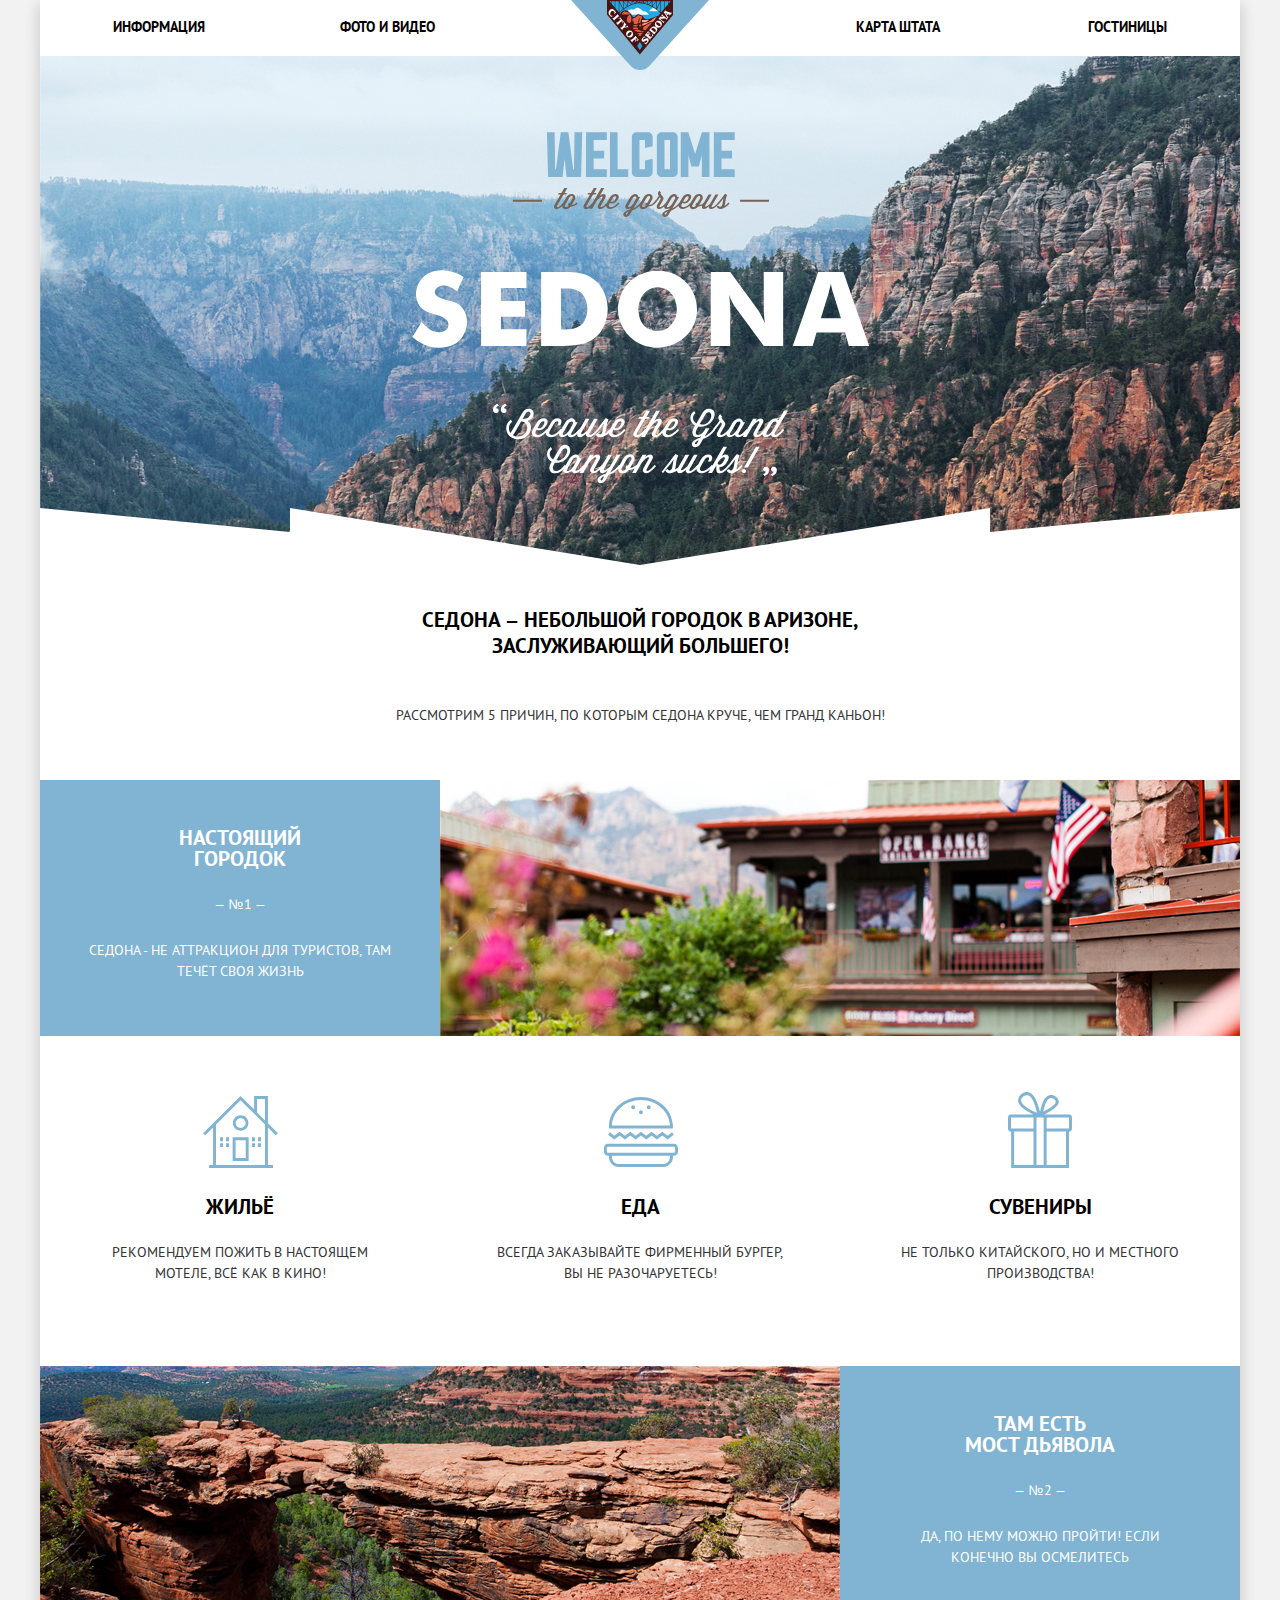
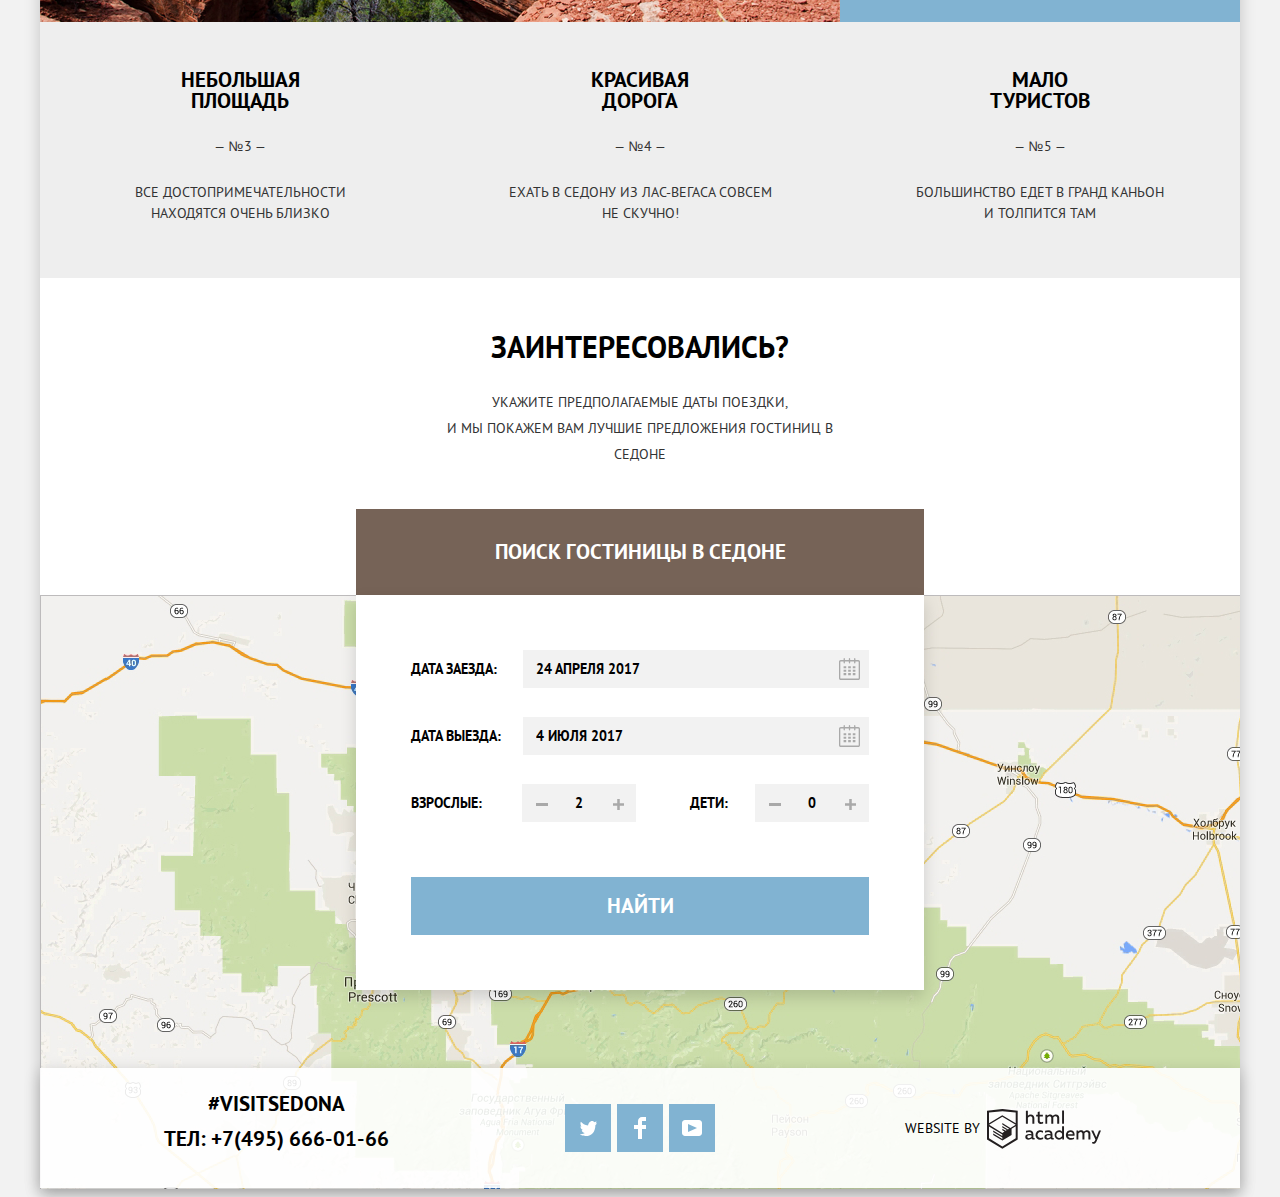
<file: index.html>
<!DOCTYPE html>
<html class="page" lang="ru">
  <head>
    <meta charset="utf-8">
    <title>HTML Academy: Седона</title>
    <link rel="stylesheet" href="css/normalize.css">
    <link rel="stylesheet" href="css/style.min.css">
  </head>

  <body class="page-body">
    <header class="width-container">
      <nav class="main-navigation">
        <a class="main-header-logo">
          <img src="img/logo.svg" width="138" height="70" alt="Логотип сайта Седона. City of Sedona.">
        </a>
        <ul class="site-navigation">
          <li><a href="blank.html">Информация</a></li>
          <li><a href="blank.html">Фото и видео</a></li>
          <li><a href="blank.html">Карта штата</a></li>
          <li><a href="hotels.html">Гостиницы</a></li>
        </ul>
      </nav>
    </header>

    <main class="main-container width-container">

      <h1 class="visually-hidden">Городок Седона</h1>

      <section class="main-banner">
        <h2 class="visually-hidden">Приветственный баннер</h2>
        <p class="visually-hidden">Добро пожаловать в великолепную Седону! Потому что Гранд Каньон - отстой!</p>
      </section>

      <section class="features">
        <h2 class="visually-hidden">Блок преимуществ</h2>
        <div class="features-title">
          <p>Седона &hairsp;&ndash;&hairsp; небольшой городок в Аризоне, заслуживающий большего!</p>
          <p>Рассмотрим 5 причин, по которым Седона круче, чем Гранд Каньон!</p>
        </div>
        <ul class="features-list">
          <li class="feature-item-1">
            <div class="feature-item feature-main-city">
              <h3>Настоящий <br> городок</h3>
              <p>&ndash;&emsp13;№1&emsp13;&ndash;</p>
              <p>Седона - не аттракцион для туристов, там течёт своя жизнь</p>
            </div>
            <ul class="recommendations-list">
              <li class="recommendation-item">
                <h4>Жильё</h4>
                <p>Рекомендуем пожить в настоящем мотеле, всё как в кино!</p>
              </li>
              <li class="recommendation-item">
                <h4>Еда</h4>
                <p>Всегда заказывайте фирменный бургер, вы не разочаруетесь!</p>
              </li>
              <li class="recommendation-item">
                <h4>Сувениры</h4>
                <p>Не только китайского, но и местного производства!</p>
              </li>
            </ul>
          </li>
          <li class="feature-item-2">
            <div class="feature-item feature-main-bridge">
              <h3>Там есть <br> мост дьявола</h3>
              <p>&ndash;&emsp13;№2&emsp13;&ndash;</p>
              <p>Да, по нему можно пройти! Если конечно вы осмелитесь</p>
            </div>
          </li>
          <li class="feature-item feature-standart">
            <h3>Небольшая <br> площадь</h3>
            <p>&ndash;&emsp13;№3&emsp13;&ndash;</p>
            <p>Все достопримечательности <br> находятся очень близко</p>
          </li>
          <li class="feature-item feature-standart">
            <h3>Красивая <br> дорога</h3>
            <p>&ndash;&emsp13;№4&emsp13;&ndash;</p>
            <p>Ехать в седону из лас-вегаса совсем<br>не скучно!</p>
          </li>
          <li class="feature-item feature-standart">
            <h3>Мало <br> туристов</h3>
            <p>&ndash;&emsp13;№5&emsp13;&ndash;</p>
            <p>Большинство едет в гранд каньон <br> и толпится там</p>
          </li>
        </ul>
      </section>

      <section class="search">
        <h2 class="visually-hidden">Блок поиска гостиницы в Седоне</h2>
        <p>Заинтересовались?</p>
        <p>Укажите предполагаемые даты поездки, <br> и мы покажем Вам лучшие предложения гостиниц в Седоне</p>
        <button class="button button-form-show" type="button">Поиск гостиницы в седоне</button>
        <section class="modal">
          <h3 class="visually-hidden">Форма поиска гостиницы в Седоне</h3>
          <form class="search-form" action="https://echo.htmlacademy.ru" method="get">
            <p>
              <label for="date-in">дата заезда:</label>
              <input class="date-input" type="text" name="date-in" id="date-in" value="24 апреля 2017">
              <button class="button button-date-input" type="button" name="date-in-icon" aria-label="открыть календарь выбора даты">
                <svg aria-hidden="true" focusable="false" width="38" height="38" viewBox="-8 -7 38 38" fill="none" xmlns="http://www.w3.org/2000/svg">
                <path fill-rule="evenodd" clip-rule="evenodd" d="M16.406 3.02498H19.251C20.217 3.02498 21 3.84698 21 4.86198V21.164C21 22.179 20.217 23 19.251 23H1.75C0.784 23 0 22.179 0 21.164V4.86198C0 3.84698 0.784 3.02498 1.75 3.02498H4.593V1.64798C4.593 1.26698 4.887 0.958984 5.25 0.958984C5.612 0.958984 5.906 1.26698 5.906 1.64798V3.02498H9.844V1.64798C9.844 1.26698 10.138 0.958984 10.501 0.958984C10.862 0.958984 11.156 1.26698 11.156 1.64798V3.02498H15.094V1.64798C15.094 1.26698 15.387 0.958984 15.75 0.958984C16.112 0.958984 16.406 1.26698 16.406 1.64798V3.02498ZM19.5646 21.484C19.6466 21.3979 19.691 21.2828 19.688 21.164H19.689V4.86198C19.689 4.60898 19.493 4.40298 19.252 4.40298H16.407V5.78098C16.407 6.16198 16.113 6.46998 15.751 6.46998C15.388 6.46998 15.095 6.16198 15.095 5.78098V4.40298H11.157V5.78098C11.157 6.16198 10.863 6.46998 10.502 6.46998C10.139 6.46998 9.845 6.16198 9.845 5.78098V4.40298H5.907V5.78098C5.907 6.16198 5.613 6.46998 5.251 6.46998C4.888 6.46998 4.594 6.16198 4.594 5.78098V4.40298H1.75C1.50263 4.40953 1.30696 4.61458 1.312 4.86198V21.164C1.30696 21.4114 1.50263 21.6164 1.75 21.623H19.251C19.3698 21.6201 19.4826 21.5701 19.5646 21.484Z" fill="#A9A9A9"/>
                <path fill-rule="evenodd" clip-rule="evenodd" d="M4.59399 9.2251H7.21899V11.2911H4.59399V9.2251ZM4.59399 12.6681H7.21899V14.7351H4.59399V12.6681ZM7.21899 16.1121H4.59399V18.1781H7.21899V16.1121ZM9.18799 16.1121H11.813V18.1781H9.18799V16.1121ZM11.813 12.6681H9.18799V14.7351H11.813V12.6681ZM9.18799 9.2251H11.813V11.2911H9.18799V9.2251ZM16.406 16.1121H13.781V18.1781H16.406V16.1121ZM13.781 12.6681H16.406V14.7351H13.781V12.6681ZM16.406 9.2251H13.781V11.2911H16.406V9.2251Z" fill="#A9A9A9"/>
                </svg>
              </button>
            </p>
            <p>
              <label for="date-out">дата выезда:</label>
              <input class="date-input" type="text" name="date-out" id="date-out" value="4 июля 2017">
              <button class="button button-date-input" type="button" name="date-out-icon" aria-label="открыть календарь выбора даты">
                <svg aria-hidden="true" focusable="false" width="38" height="38" viewBox="-8 -7 38 38" fill="none" xmlns="http://www.w3.org/2000/svg">
                <path fill-rule="evenodd" clip-rule="evenodd" d="M16.406 3.02498H19.251C20.217 3.02498 21 3.84698 21 4.86198V21.164C21 22.179 20.217 23 19.251 23H1.75C0.784 23 0 22.179 0 21.164V4.86198C0 3.84698 0.784 3.02498 1.75 3.02498H4.593V1.64798C4.593 1.26698 4.887 0.958984 5.25 0.958984C5.612 0.958984 5.906 1.26698 5.906 1.64798V3.02498H9.844V1.64798C9.844 1.26698 10.138 0.958984 10.501 0.958984C10.862 0.958984 11.156 1.26698 11.156 1.64798V3.02498H15.094V1.64798C15.094 1.26698 15.387 0.958984 15.75 0.958984C16.112 0.958984 16.406 1.26698 16.406 1.64798V3.02498ZM19.5646 21.484C19.6466 21.3979 19.691 21.2828 19.688 21.164H19.689V4.86198C19.689 4.60898 19.493 4.40298 19.252 4.40298H16.407V5.78098C16.407 6.16198 16.113 6.46998 15.751 6.46998C15.388 6.46998 15.095 6.16198 15.095 5.78098V4.40298H11.157V5.78098C11.157 6.16198 10.863 6.46998 10.502 6.46998C10.139 6.46998 9.845 6.16198 9.845 5.78098V4.40298H5.907V5.78098C5.907 6.16198 5.613 6.46998 5.251 6.46998C4.888 6.46998 4.594 6.16198 4.594 5.78098V4.40298H1.75C1.50263 4.40953 1.30696 4.61458 1.312 4.86198V21.164C1.30696 21.4114 1.50263 21.6164 1.75 21.623H19.251C19.3698 21.6201 19.4826 21.5701 19.5646 21.484Z" fill="#A9A9A9"/>
                <path fill-rule="evenodd" clip-rule="evenodd" d="M4.59399 9.2251H7.21899V11.2911H4.59399V9.2251ZM4.59399 12.6681H7.21899V14.7351H4.59399V12.6681ZM7.21899 16.1121H4.59399V18.1781H7.21899V16.1121ZM9.18799 16.1121H11.813V18.1781H9.18799V16.1121ZM11.813 12.6681H9.18799V14.7351H11.813V12.6681ZM9.18799 9.2251H11.813V11.2911H9.18799V9.2251ZM16.406 16.1121H13.781V18.1781H16.406V16.1121ZM13.781 12.6681H16.406V14.7351H13.781V12.6681ZM16.406 9.2251H13.781V11.2911H16.406V9.2251Z" fill="#A9A9A9"/>
                </svg>
              </button>
            </p>
            <p>
              <label for="adults">взрослые:</label>
              <input class="number-input" type="text" name="adults" id="adults"  pattern="^[ 0-9]+$" value="2" aria-label="укажите количество взрослых">
              <button class="button button-number-minus button-adults-minus" type="button" name="number-minus-icon" aria-label="уменьшить значение"></button>
              <button class="button button-number-plus button-adults-plus" type="button" name="number-plus-icon" aria-label="увеличить значение"></button>

              <label for="kids">дети:</label>
              <input class="number-input" type="text" name="kids" id="kids"  pattern="^[ 0-9]+$" value="0" aria-label="укажите количество детей">
              <button class="button button-number-minus button-kids-minus" type="button" name="number-minus-icon" aria-label="уменьшить значение"></button>
              <button class="button button-number-plus button-kids-plus" type="button" name="number-plus-icon" aria-label="увеличить значение"></button>
            </p>
            <button class="button button-form-search" type="submit" name="button">найти</button>
          </form>
        </section>
      </section>
      <section class="map">
        <h2 class="visually-hidden">Карта с указанием местоположения городка Седона</h2>
        <iframe src="https://www.google.com/maps/embed?pb=!1m18!1m12!1m3!1d839628.306850027!2d-111.75294857414956!3d34.710272691834135!2m3!1f0!2f0!3f0!3m2!1i1024!2i768!4f13.1!3m3!1m2!1s0x872da132f942b00d%3A0x5548c523fa6c8efd!2z0KHQtdC00L7QvdCwLCDQkNGA0LjQt9C-0L3QsCA4NjMzNiwg0KHQqNCQ!5e0!3m2!1sru!2sru!4v1602518012667!5m2!1sru!2sru"
          width="1200" height="594" allowfullscreen="" aria-hidden="false" tabindex="0">
        </iframe>
      </section>
    </main>

    <footer class="page-footer main-footer width-container">
      <section class="footer-contacts">
        <h2 class="visually-hidden">Контактная информация</h2>
        <p>#visitsedona</p>
        <p>тел: <a class="footer-phone" href="tel:+74956660166">+7(495) 666-01-66</a></p>
      </section>

      <section class="footer-social">
        <h2 class="visually-hidden">Ссылки на соцсети</h2>
        <ul>
          <li>
            <a class="social-button" href="#" aria-label="Твиттэр">
              <svg aria-hidden="true" focusable="false" width="17" height="17" viewBox="0 0 17 17" fill="none" xmlns="http://www.w3.org/2000/svg">
              <path d="M10.95 1.14409C12.635 0.648089 13.934 1.41409 14.527 2.32309C15.2 2.09209 15.858 1.84209 16.538 1.61509C16.5249 2.30145 16.2117 2.94761 15.681 3.38309C16.366 3.55309 16.985 2.89209 16.985 2.89209C16.816 3.89209 15.979 4.68009 15.422 4.91609C15.191 11.6661 12.247 16.1331 5.34498 15.9981H4.89898C4.48898 15.9981 0.734977 15.5381 0.000976562 14.1111C2.27198 14.3071 3.89398 13.6891 4.69398 12.9341C3.73398 12.6341 2.01498 12.4571 1.71498 9.98409C2.06398 10.0901 2.27898 10.2121 2.90498 10.1031C1.70498 9.24709 0.373977 8.53009 0.447977 6.33009C0.732977 6.65809 1.51498 6.86609 1.78798 6.80209C1.08498 6.56109 -0.182023 3.44209 0.893977 1.85009C2.71198 3.70409 4.62898 5.45609 8.04598 5.62309C8.25398 3.33009 9.18298 1.79309 10.95 1.14409Z" fill="white"/>
              </svg>
            </a>
          </li>
          <li>
            <a class="social-button" href="#" aria-label="Фэйсбук">
              <svg aria-hidden="true" focusable="false" width="12" height="22" viewBox="0 0 12 22" fill="none" xmlns="http://www.w3.org/2000/svg">
              <path d="M12 4V0H8C5.79086 0 4 1.79086 4 4V8H0V12H4V22H8V12H12V8H8V4H12Z" fill="white"/>
              </svg>
            </a>
          </li>
          <li>
            <a class="social-button" href="#" aria-label="Ютьюб">
              <svg aria-hidden="true" focusable="false" width="20" height="16" viewBox="0 0 20 16" fill="none" xmlns="http://www.w3.org/2000/svg">
              <path fill-rule="evenodd" clip-rule="evenodd" d="M3 0H17C18.65 0 20 1.35 20 3V13C20 14.65 18.65 16 17 16H3C1.35 16 0 14.65 0 13V3C0 1.35 1.35 0 3 0ZM6.027 4.002V11.998L15.014 8L6.027 4.002Z" fill="white"/>
              </svg>
            </a>
          </li>
        </ul>
      </section>

      <div class="footer-copyright">
        <a class="copyright-link" href="https://htmlacademy.ru/intensive/htmlcss">
        Website by
        <svg role="img" aria-label="Логотип html-academy" width="115" height="41" viewBox="0 0 115 41" fill="none" xmlns="http://www.w3.org/2000/svg">
        <path fill-rule="evenodd" clip-rule="evenodd" d="M15.5197 1.05737H15.3509L0 2.71895V31.4945L15.3509 40.8382L30.7018 31.4945V2.71895L15.5197 1.05737ZM77.0183 2.62185H75.0876V15.7311H77.0183V2.62185ZM40.8619 2.63264V7.76843C41.6131 6.9864 42.6386 6.5436 43.7105 6.53843C44.6823 6.47908 45.6329 6.84495 46.3253 7.54479C47.0177 8.24462 47.3866 9.21244 47.3399 10.2068V15.7634H45.367V10.4658C45.4231 9.94897 45.2754 9.43059 44.9566 9.02553C44.6377 8.62047 44.174 8.36218 43.6683 8.3079H43.3518C42.3456 8.36979 41.4321 8.9295 40.9041 9.80764V15.7634H38.8995V2.63264H40.8619ZM77.0183 31.4837H75.2775V30.0595C74.4828 31.1353 73.23 31.7538 71.9119 31.7211C69.4751 31.5528 67.5825 29.4822 67.5825 26.9845C67.5825 24.4867 69.4751 22.4162 71.9119 22.2479C73.1195 22.2052 74.2818 22.7203 75.0771 23.6505V18.3205H77.0183V31.4837ZM47.0656 30.0595C47.263 30.0515 47.4583 30.0152 47.6459 29.9516V31.3866C47.2482 31.5404 46.826 31.6172 46.4009 31.6132C45.6482 31.6769 44.9394 31.2429 44.639 30.5342C43.7036 31.31 42.5302 31.7227 41.3261 31.6995C39.733 31.6995 38.256 30.804 38.256 28.9482C38.256 26.65 40.3661 25.9379 42.1702 25.9379C42.9402 25.9505 43.707 26.0408 44.4596 26.2076V25.884C44.4596 24.805 43.6578 23.9742 42.1491 23.9742C41.0585 23.9764 39.9804 24.2116 38.9839 24.6647V22.8305C40.0678 22.451 41.204 22.2506 42.3495 22.2371C44.8394 22.2371 46.3693 23.4455 46.3693 26.1753V29.4121C46.3546 29.5668 46.401 29.721 46.4981 29.8406C46.5951 29.9601 46.7349 30.035 46.8862 30.0487H47.0656V30.0595ZM40.2711 28.8403C40.298 29.229 40.4761 29.5905 40.7655 29.844C41.055 30.0974 41.4317 30.2217 41.8115 30.189H41.9275C42.8819 30.1906 43.7973 29.8022 44.4702 29.11V27.5779C43.842 27.4414 43.2026 27.3655 42.5605 27.3513C41.5055 27.3513 40.2817 27.7074 40.2817 28.8403H40.2711ZM56.0229 22.9384C55.1962 22.4632 54.2596 22.2246 53.3115 22.2479H52.9422C51.7332 22.2873 50.5891 22.8166 49.7619 23.7192C48.9347 24.6218 48.4923 25.8236 48.5321 27.06V27.5024C48.6957 30.0004 50.805 31.8921 53.2482 31.7318C54.2519 31.7555 55.2477 31.5452 56.1601 31.1168V29.2718C55.3769 29.7215 54.4945 29.9591 53.5963 29.9624C52.5199 30.0288 51.4963 29.4793 50.9385 28.5356C50.3806 27.5918 50.3806 26.4095 50.9385 25.4658C51.4963 24.522 52.5199 23.9725 53.5963 24.039C54.461 24.0357 55.3066 24.2989 56.0229 24.7942V22.9384ZM66.1514 30.0595C66.3488 30.0515 66.5441 30.0152 66.7317 29.9516V31.3866C66.334 31.5404 65.9118 31.6172 65.4867 31.6132C64.734 31.6769 64.0252 31.2429 63.7248 30.5342C62.7894 31.31 61.616 31.7227 60.4119 31.6995C58.8188 31.6995 57.3417 30.804 57.3417 28.9482C57.3417 26.65 59.4518 25.9379 61.256 25.9379C62.0259 25.9505 62.7928 26.0408 63.5454 26.2076V25.884C63.5454 24.805 62.7436 23.9742 61.2349 23.9742C60.1443 23.9764 59.0662 24.2116 58.0697 24.6647V22.8305C59.1536 22.451 60.2897 22.2506 61.4353 22.2371C63.9252 22.2371 65.455 23.4455 65.455 26.1753V29.4121C65.4404 29.5668 65.4868 29.721 65.5838 29.8406C65.6809 29.9601 65.8207 30.035 65.972 30.0487H66.1514V30.0595ZM59.855 29.8481C59.5632 29.5943 59.3837 29.2311 59.3569 28.8403H59.378C59.378 27.7074 60.5385 27.3513 61.6569 27.3513C62.299 27.3655 62.9383 27.4414 63.5665 27.5779V29.11C62.8937 29.8022 61.9782 30.1906 61.0239 30.189H60.9078C60.5263 30.2247 60.1469 30.1019 59.855 29.8481ZM69.3271 26.9305C69.3271 25.2859 70.6308 23.9526 72.239 23.9526L72.2601 24.0066C73.4742 24.0066 74.5742 24.7382 75.0665 25.8732V28.0311C74.5856 29.1871 73.4673 29.9296 72.239 29.9084C70.6308 29.9084 69.3271 28.5752 69.3271 26.9305ZM83.3486 22.2479C86.8408 22.2479 88.0541 25.1395 87.4844 27.7397H80.922C81.1436 29.3582 82.6839 30.0163 84.2876 30.0163C85.2509 30.0196 86.2027 29.8021 87.0729 29.3797V31.1061C86.0736 31.5421 84.9939 31.7519 83.9078 31.7211C81.2385 31.7211 78.8963 30.189 78.8963 26.9521C78.8362 25.7502 79.2482 24.5736 80.0408 23.6841C80.8334 22.7945 81.9408 22.2658 83.1165 22.2155H83.3486V22.2479ZM80.8693 26.1753C80.9704 24.8237 82.1216 23.8104 83.4436 23.9095H83.4858C84.1064 23.8531 84.7196 24.08 85.1612 24.5295C85.6028 24.979 85.8275 25.6051 85.7752 26.24H80.8693V26.1753ZM89.489 31.4621V22.4961H91.2298V23.575C91.9777 22.7197 93.041 22.2229 94.1628 22.2047C95.2951 22.1328 96.3712 22.7163 96.9482 23.7153C97.7407 22.8335 98.8477 22.3161 100.018 22.2803C100.952 22.2327 101.859 22.6011 102.507 23.2901C103.154 23.9792 103.478 24.9213 103.394 25.8732V31.4837H101.39V25.9271C101.437 25.4734 101.306 25.0191 101.024 24.6647C100.743 24.3104 100.336 24.0852 99.8917 24.039H99.6174C98.7512 24.0941 97.9525 24.536 97.4335 25.2474V31.4837H95.4289V25.9271C95.4728 25.47 95.3357 25.0139 95.0481 24.6611C94.7606 24.3082 94.3467 24.088 93.8991 24.0497H93.6881C92.7466 24.1344 91.8915 24.6449 91.3564 25.4416V31.5161H89.5312L89.489 31.4621ZM113.977 22.4745H111.972L109.324 29.2718L106.306 22.4853H104.196L108.417 31.5484L108.237 32.0016C107.72 33.3611 107.003 34.0516 106.053 34.0516C105.75 34.0548 105.447 34.0112 105.156 33.9221V35.6161C105.536 35.7125 105.926 35.7632 106.317 35.7671C107.646 35.7671 108.902 35.0226 109.851 32.6813L113.977 22.4745ZM52.689 6.78658V3.54974L50.7266 4.01369V6.73264H49.144V8.49132H50.7899V12.9905C50.7231 13.817 51.0244 14.6301 51.61 15.2038C52.1955 15.7775 53.0028 16.0505 53.8073 15.9468C54.5996 15.9535 55.3875 15.8259 56.139 15.5692V13.8429C55.5727 14.0781 54.9672 14.199 54.356 14.199C53.2165 14.199 52.689 13.8105 52.689 12.6237V8.5129H55.8541V6.78658H52.689ZM58.3862 15.7526V6.75421H60.1376V7.83316C60.8811 6.97655 61.9403 6.476 63.0601 6.45211C64.1624 6.38099 65.2146 6.93142 65.8032 7.88711C66.5958 7.00534 67.7028 6.48794 68.8734 6.45211C69.8138 6.41462 70.7233 6.79859 71.364 7.50353C72.0046 8.20846 72.3126 9.16418 72.2073 10.1205V15.7418H70.2028V10.1853C70.2499 9.73151 70.1184 9.27721 69.8373 8.92287C69.5561 8.56853 69.1485 8.34334 68.7046 8.29711H68.4619C67.5957 8.35228 66.797 8.7942 66.278 9.50553V15.7418H64.2734V10.1853C64.3206 9.73151 64.1891 9.27721 63.9079 8.92287C63.6268 8.56853 63.2191 8.34334 62.7752 8.29711H62.5326C61.5911 8.38181 60.736 8.89229 60.2009 9.68895V15.7634H58.3862V15.7526ZM28.6972 30.3033L28.7078 30.2968L28.6972 30.3184V30.3033ZM28.6972 18.3205V30.3033L15.3509 38.4321L2.00459 30.3184V18.5147L15.2876 26.6068V28.0311L6.18257 22.5284V23.9418L15.3404 29.5632V31.0629L6.19312 25.4955V26.9521L15.3509 32.5734L24.5826 26.9197V20.8129L28.6972 18.3205ZM28.7078 16.7776L25.0362 18.9355L23.3482 20.0145L15.3087 15.0837V16.4971L22.156 20.7266L22.0083 20.8237L20.9532 21.4063L15.2876 17.9537V19.3995L19.761 22.1184L18.706 22.8413L15.3298 20.7913V22.2047L17.5454 23.5426L15.2982 24.9021L2.11009 16.864L15.3087 8.72869L28.7078 16.7776ZM15.2876 7.27211L28.7078 15.3534V4.56395L15.3615 3.12895L2.01514 4.56395V15.3534L15.2876 7.27211Z" fill="#231F20"/>
        </svg>
        </a>
      </div>
    </footer>
    <script src="js/script.min.js"></script>
  </body>
</html>
</file>
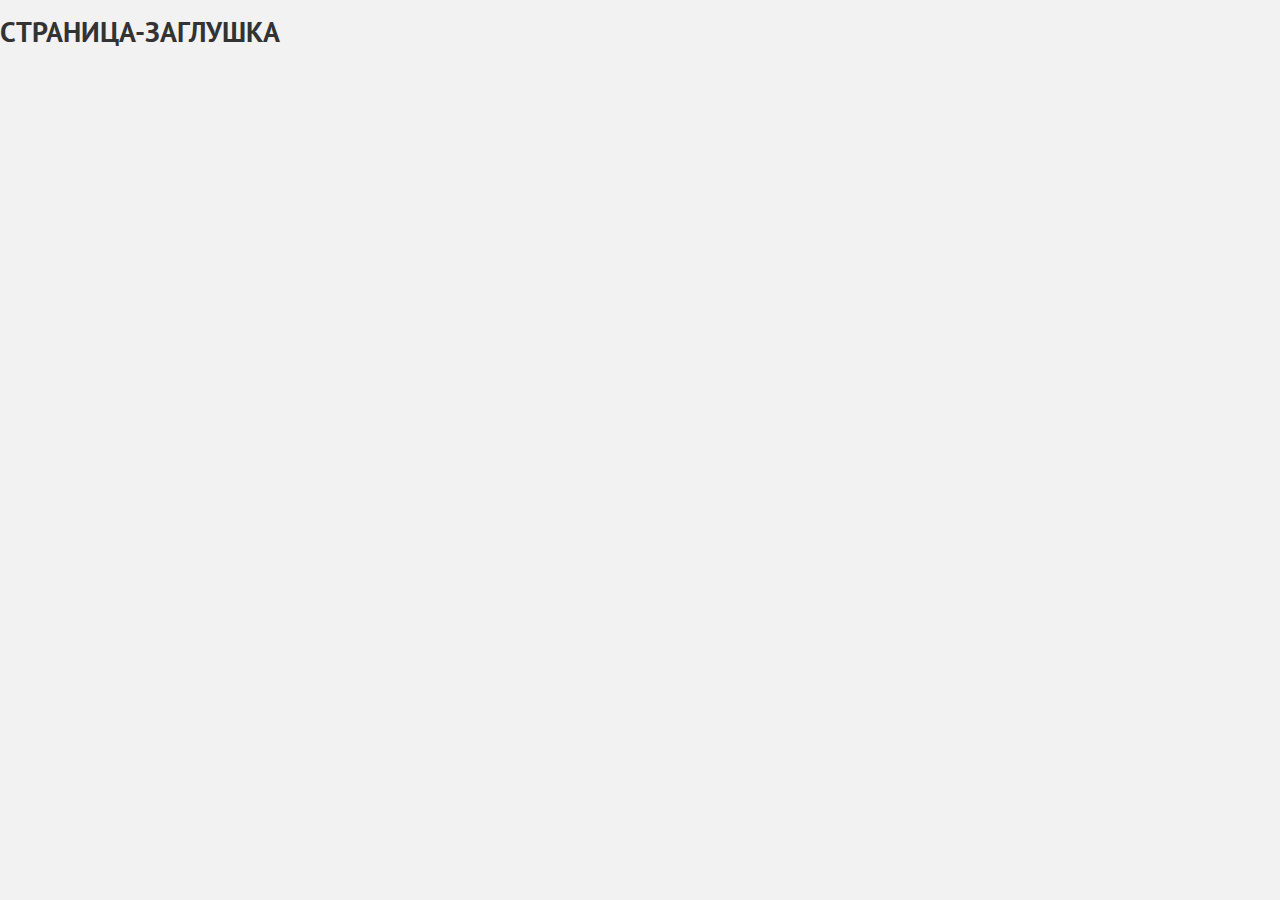
<file: blank.html>
<!DOCTYPE html>
<html class="page" lang="ru">
  <head>
    <meta charset="utf-8">
    <title>Страница-заглушка</title>
    <link rel="stylesheet" href="css/normalize.css">
    <link rel="stylesheet" href="css/style.min.css">
  </head>
  <body>
    <h1>Страница-заглушка</h1>
  </body>
</html>
</file>
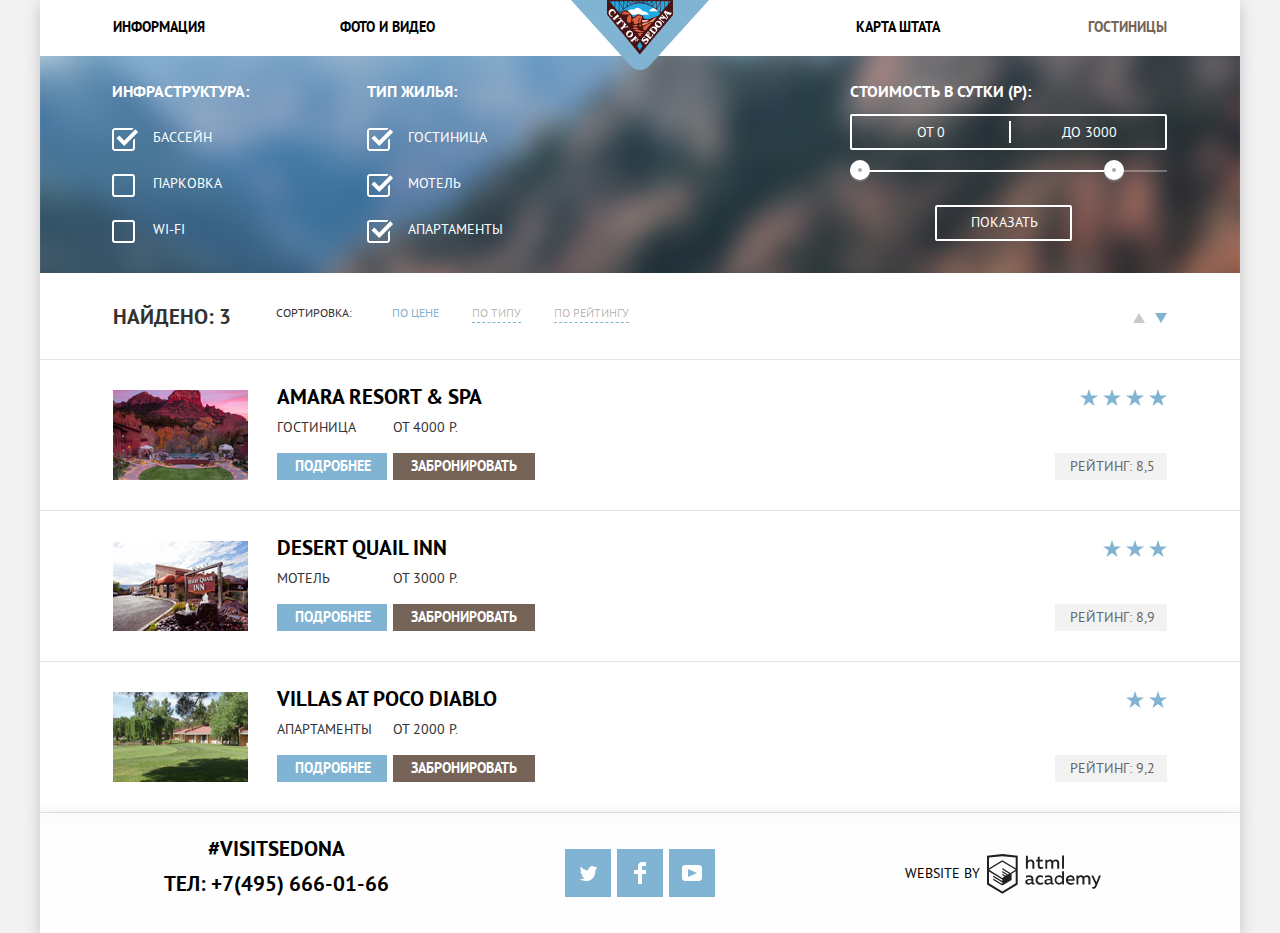
<file: hotels.html>
<!DOCTYPE html>
<html class="page" lang="ru">
  <head>
    <meta charset="utf-8">
    <title>Hotels</title>
    <link rel="stylesheet" href="css/normalize.css">
    <link rel="stylesheet" href="css/style.min.css">
  </head>

  <body class="page-body">
    <header class="width-container">
      <nav class="main-navigation">
        <a class="main-header-logo" href="index.html">
          <img src="img/logo.svg" width="138" height="70" alt="Логотип сайта Седона. City of Sedona.">
        </a>
        <ul class="site-navigation">
          <li><a href="blank.html">Информация</a></li>
          <li><a href="blank.html">Фото и видео</a></li>
          <li><a href="blank.html">Карта штата</a></li>
          <li class="active-page"><a href="">Гостиницы</a></li>
        </ul>
      </nav>
    </header>

    <main class="hotels-main width-container">
      <h1 class="visually-hidden">Выбор гостиницы в Седоне</h1>
      <section class="parameters-form">
        <h2 class="visually-hidden">Фильтр параметров поиска</h2>
        <form class="filter" method="get" action="https://echo.htmlacademy.ru">
          <fieldset class="filter-item">
            <legend>Инфраструктура:</legend>
              <ul>
                <li class="filter-checkbox">
                  <input class="visually-hidden filter-input-checkbox filter-input" type="checkbox" name="pool" id="filter-pool" checked>
                  <label for="filter-pool">Бассейн</label>
                </li>
                <li class="filter-checkbox">
                  <input class="visually-hidden filter-input-checkbox filter-input" type="checkbox" name="parking" id="filter-parking">
                  <label for="filter-parking">Парковка</label>
                </li>
                <li class="filter-checkbox">
                  <input class="visually-hidden filter-input-checkbox filter-input" type="checkbox" name="wi-fi" id="filter-wi-fi">
                  <label for="filter-wi-fi">wi-fi</label>
                </li>
              </ul>
          </fieldset>
          <fieldset class="filter-item">
            <legend>Тип жилья:</legend>
              <ul>
                <li class="filter-checkbox">
                  <input class="visually-hidden filter-input-checkbox filter-input" type="checkbox" name="hotel" id="filter-hotel" checked>
                  <label for="filter-hotel">Гостиница</label>
                </li>
                <li class="filter-checkbox">
                  <input class="visually-hidden filter-input-checkbox filter-input" type="checkbox" name="motel" id="filter-motel" checked>
                  <label for="filter-motel">Мотель</label>
                </li>
                <li class="filter-checkbox">
                  <input class="visually-hidden filter-input-checkbox filter-input" type="checkbox" name="apartments" id="filter-apartments" checked>
                  <label for="filter-apartments">Апартаменты</label>
                </li>
              </ul>
          </fieldset>
          <fieldset class="filter-item">
            <legend>Стоимость в сутки (р):</legend>
              <div class="range-filter">
                <div class="price-controls">
                  <label class="min-price" aria-label="введите минимальное значение">
                     <input type="text" name="min-price" value="от 0">
                  </label>
                  <label class="max-price" aria-label="введите максимальное значение">
                     <input type="text" name="max-price" value="до 3000">
                  </label>
                </div>
                <div class="range-scale">
                  <div class="bar" style="width: 80%; margin-left: 0%"></div>
                  <div class="toggle toggle-min" tabindex="0" style="left: 0%">
                    <span class="visually-hidden">регулятор минимального значения на шкале</span>
                  </div>
                  <div class="toggle toggle-max" tabindex="0" style="left: 80%">
                    <span class="visually-hidden">регулятор максимального значения на шкале</span>
                  </div>
                </div>
              </div>
              <button type="submit" class="button filter-button">Показать</button>
          </fieldset>
        </form>
      </section>

      <section class="search-results">
        <h2 class="visually-hidden">Результаты поиска</h2>
        <div class="results-sort">
          <div class="results-sum">
            <p>Найдено:</p>
            <div class="results-sum-value">3</div>
          </div>
          <div class="sort-controls">
            <h3>Сортировка:</h3>
            <div class="sort-parameters">
              <button class="button sort-parameters-button current" type="button">По цене</button>
              <button class="button sort-parameters-button" type="button">По типу</button>
              <button class="button sort-parameters-button" type="button">По рейтингу</button>
            </div>
            <div class="sort-direction">
              <button class="button sort-direction-button" type="button" aria-label="По возрастанию"></button>
              <button class="button sort-direction-button current" type="button" aria-label="По убыванию"></button>
            </div>
          </div>
        </div>
        <ul class="results-list">
          <li class="results-item">
            <a class="hotel-photo" href="#">
              <img src="img/amara-resortspa.jpg" width="135" height="90" alt="Гостиница у подножия красных скал во время заката">
            </a>
            <div class="results-description">
              <h3><a class="hotel-name" href="blank.html">Amara Resort & Spa</a></h3>
              <div class="hotel-characteristics">
                <p>Гостиница</p>
                <p>От 4000 Р.</p>
              </div>
              <div class="results-buttons">
                <a class="button button-info" href="blank.html">Подробнее</a>
                <button class="button button-reserv" type="button" name="reserv">Забронировать</button>
              </div>
            </div>
            <div class="results-rating">
              <span class="visually-hidden">У отеля четыре звезды</span>
              <ul class="rating-list">
                <li></li>
                <li></li>
                <li></li>
                <li></li>
              </ul>
              <p class="rating-value">Рейтинг: 8,5</p>
            </div>
          </li>

          <li class="results-item">
            <a class="hotel-photo" href="#">
              <img src="img/desert-quailinn.jpg" width="135" height="90" alt="Двухэтажный мотель с парковкой для автомобилей">
            </a>
            <div class="results-description">
              <h3><a class="hotel-name" href="blank.html">Desert Quail Inn</a></h3>
              <div class="hotel-characteristics">
                <p>Мотель</p>
                <p>От 3000 Р.</p>
              </div>
              <div class="results-buttons">
                <a class="button button-info" href="blank.html">Подробнее</a>
                <button class="button button-reserv" type="button" name="reserv">Забронировать</button>
              </div>
            </div>
            <div class="results-rating">
              <span class="visually-hidden">У отеля три звезды</span>
              <ul class="rating-list">
                <li></li>
                <li></li>
                <li></li>
              </ul>
              <p class="rating-value">Рейтинг: 8,9</p>
            </div>
          </li>

          <li class="results-item">
            <a class="hotel-photo" href="#">
              <img src="img/villas-at-pocodiablo.jpg" width="135" height="90" alt="Одноэтажная вилла с лужайкой и садом">
            </a>
            <div class="results-description">
              <h3><a class="hotel-name" href="blank.html">Villas at Poco Diablo</a></h3>
              <div class="hotel-characteristics">
                <p>Апартаменты</p>
                <p>От 2000 Р.</p>
              </div>
              <div class="results-buttons">
                <a class="button button-info" href="blank.html">Подробнее</a>
                <button class="button button-reserv" type="button" name="reserv">Забронировать</button>
              </div>
            </div>

            <div class="results-rating">
              <span class="visually-hidden">У отеля две звезды</span>
              <ul class="rating-list">
                <li></li>
                <li></li>
              </ul>
              <p class="rating-value">Рейтинг: 9,2</p>
            </div>
          </li>
        </ul>
      </section>
    </main>

    <footer class="page-footer width-container">
      <section class="footer-contacts">
        <h2 class="visually-hidden">Контактная информация</h2>
        <p>#visitsedona</p>
        <p>тел: <a class="footer-phone" href="tel:+74956660166">+7(495) 666-01-66</a></p>
      </section>

      <section class="footer-social">
        <h2 class="visually-hidden">Ссылки на соцсети</h2>
        <ul>
          <li>
            <a class="social-button" href="#" aria-label="Твиттэр">
              <svg aria-hidden="true" focusable="false" width="17" height="17" viewBox="0 0 17 17" fill="none" xmlns="http://www.w3.org/2000/svg">
              <path d="M10.95 1.14409C12.635 0.648089 13.934 1.41409 14.527 2.32309C15.2 2.09209 15.858 1.84209 16.538 1.61509C16.5249 2.30145 16.2117 2.94761 15.681 3.38309C16.366 3.55309 16.985 2.89209 16.985 2.89209C16.816 3.89209 15.979 4.68009 15.422 4.91609C15.191 11.6661 12.247 16.1331 5.34498 15.9981H4.89898C4.48898 15.9981 0.734977 15.5381 0.000976562 14.1111C2.27198 14.3071 3.89398 13.6891 4.69398 12.9341C3.73398 12.6341 2.01498 12.4571 1.71498 9.98409C2.06398 10.0901 2.27898 10.2121 2.90498 10.1031C1.70498 9.24709 0.373977 8.53009 0.447977 6.33009C0.732977 6.65809 1.51498 6.86609 1.78798 6.80209C1.08498 6.56109 -0.182023 3.44209 0.893977 1.85009C2.71198 3.70409 4.62898 5.45609 8.04598 5.62309C8.25398 3.33009 9.18298 1.79309 10.95 1.14409Z" fill="white"/>
              </svg>
            </a>
          </li>
          <li>
            <a class="social-button" href="#" aria-label="Фэйсбук">
              <svg aria-hidden="true" focusable="false" width="12" height="22" viewBox="0 0 12 22" fill="none" xmlns="http://www.w3.org/2000/svg">
              <path d="M12 4V0H8C5.79086 0 4 1.79086 4 4V8H0V12H4V22H8V12H12V8H8V4H12Z" fill="white"/>
              </svg>
            </a>
          </li>
          <li>
            <a class="social-button" href="#" aria-label="Ютьюб">
              <svg aria-hidden="true" focusable="false" width="20" height="16" viewBox="0 0 20 16" fill="none" xmlns="http://www.w3.org/2000/svg">
              <path fill-rule="evenodd" clip-rule="evenodd" d="M3 0H17C18.65 0 20 1.35 20 3V13C20 14.65 18.65 16 17 16H3C1.35 16 0 14.65 0 13V3C0 1.35 1.35 0 3 0ZM6.027 4.002V11.998L15.014 8L6.027 4.002Z" fill="white"/>
              </svg>
            </a>
          </li>
        </ul>
      </section>

      <div class="footer-copyright">
        <a class="copyright-link" href="https://htmlacademy.ru/intensive/htmlcss">
        Website by
        <svg role="img" aria-label="Логотип html-academy" width="115" height="41" viewBox="0 0 115 41" fill="none" xmlns="http://www.w3.org/2000/svg">
        <path fill-rule="evenodd" clip-rule="evenodd" d="M15.5197 1.05737H15.3509L0 2.71895V31.4945L15.3509 40.8382L30.7018 31.4945V2.71895L15.5197 1.05737ZM77.0183 2.62185H75.0876V15.7311H77.0183V2.62185ZM40.8619 2.63264V7.76843C41.6131 6.9864 42.6386 6.5436 43.7105 6.53843C44.6823 6.47908 45.6329 6.84495 46.3253 7.54479C47.0177 8.24462 47.3866 9.21244 47.3399 10.2068V15.7634H45.367V10.4658C45.4231 9.94897 45.2754 9.43059 44.9566 9.02553C44.6377 8.62047 44.174 8.36218 43.6683 8.3079H43.3518C42.3456 8.36979 41.4321 8.9295 40.9041 9.80764V15.7634H38.8995V2.63264H40.8619ZM77.0183 31.4837H75.2775V30.0595C74.4828 31.1353 73.23 31.7538 71.9119 31.7211C69.4751 31.5528 67.5825 29.4822 67.5825 26.9845C67.5825 24.4867 69.4751 22.4162 71.9119 22.2479C73.1195 22.2052 74.2818 22.7203 75.0771 23.6505V18.3205H77.0183V31.4837ZM47.0656 30.0595C47.263 30.0515 47.4583 30.0152 47.6459 29.9516V31.3866C47.2482 31.5404 46.826 31.6172 46.4009 31.6132C45.6482 31.6769 44.9394 31.2429 44.639 30.5342C43.7036 31.31 42.5302 31.7227 41.3261 31.6995C39.733 31.6995 38.256 30.804 38.256 28.9482C38.256 26.65 40.3661 25.9379 42.1702 25.9379C42.9402 25.9505 43.707 26.0408 44.4596 26.2076V25.884C44.4596 24.805 43.6578 23.9742 42.1491 23.9742C41.0585 23.9764 39.9804 24.2116 38.9839 24.6647V22.8305C40.0678 22.451 41.204 22.2506 42.3495 22.2371C44.8394 22.2371 46.3693 23.4455 46.3693 26.1753V29.4121C46.3546 29.5668 46.401 29.721 46.4981 29.8406C46.5951 29.9601 46.7349 30.035 46.8862 30.0487H47.0656V30.0595ZM40.2711 28.8403C40.298 29.229 40.4761 29.5905 40.7655 29.844C41.055 30.0974 41.4317 30.2217 41.8115 30.189H41.9275C42.8819 30.1906 43.7973 29.8022 44.4702 29.11V27.5779C43.842 27.4414 43.2026 27.3655 42.5605 27.3513C41.5055 27.3513 40.2817 27.7074 40.2817 28.8403H40.2711ZM56.0229 22.9384C55.1962 22.4632 54.2596 22.2246 53.3115 22.2479H52.9422C51.7332 22.2873 50.5891 22.8166 49.7619 23.7192C48.9347 24.6218 48.4923 25.8236 48.5321 27.06V27.5024C48.6957 30.0004 50.805 31.8921 53.2482 31.7318C54.2519 31.7555 55.2477 31.5452 56.1601 31.1168V29.2718C55.3769 29.7215 54.4945 29.9591 53.5963 29.9624C52.5199 30.0288 51.4963 29.4793 50.9385 28.5356C50.3806 27.5918 50.3806 26.4095 50.9385 25.4658C51.4963 24.522 52.5199 23.9725 53.5963 24.039C54.461 24.0357 55.3066 24.2989 56.0229 24.7942V22.9384ZM66.1514 30.0595C66.3488 30.0515 66.5441 30.0152 66.7317 29.9516V31.3866C66.334 31.5404 65.9118 31.6172 65.4867 31.6132C64.734 31.6769 64.0252 31.2429 63.7248 30.5342C62.7894 31.31 61.616 31.7227 60.4119 31.6995C58.8188 31.6995 57.3417 30.804 57.3417 28.9482C57.3417 26.65 59.4518 25.9379 61.256 25.9379C62.0259 25.9505 62.7928 26.0408 63.5454 26.2076V25.884C63.5454 24.805 62.7436 23.9742 61.2349 23.9742C60.1443 23.9764 59.0662 24.2116 58.0697 24.6647V22.8305C59.1536 22.451 60.2897 22.2506 61.4353 22.2371C63.9252 22.2371 65.455 23.4455 65.455 26.1753V29.4121C65.4404 29.5668 65.4868 29.721 65.5838 29.8406C65.6809 29.9601 65.8207 30.035 65.972 30.0487H66.1514V30.0595ZM59.855 29.8481C59.5632 29.5943 59.3837 29.2311 59.3569 28.8403H59.378C59.378 27.7074 60.5385 27.3513 61.6569 27.3513C62.299 27.3655 62.9383 27.4414 63.5665 27.5779V29.11C62.8937 29.8022 61.9782 30.1906 61.0239 30.189H60.9078C60.5263 30.2247 60.1469 30.1019 59.855 29.8481ZM69.3271 26.9305C69.3271 25.2859 70.6308 23.9526 72.239 23.9526L72.2601 24.0066C73.4742 24.0066 74.5742 24.7382 75.0665 25.8732V28.0311C74.5856 29.1871 73.4673 29.9296 72.239 29.9084C70.6308 29.9084 69.3271 28.5752 69.3271 26.9305ZM83.3486 22.2479C86.8408 22.2479 88.0541 25.1395 87.4844 27.7397H80.922C81.1436 29.3582 82.6839 30.0163 84.2876 30.0163C85.2509 30.0196 86.2027 29.8021 87.0729 29.3797V31.1061C86.0736 31.5421 84.9939 31.7519 83.9078 31.7211C81.2385 31.7211 78.8963 30.189 78.8963 26.9521C78.8362 25.7502 79.2482 24.5736 80.0408 23.6841C80.8334 22.7945 81.9408 22.2658 83.1165 22.2155H83.3486V22.2479ZM80.8693 26.1753C80.9704 24.8237 82.1216 23.8104 83.4436 23.9095H83.4858C84.1064 23.8531 84.7196 24.08 85.1612 24.5295C85.6028 24.979 85.8275 25.6051 85.7752 26.24H80.8693V26.1753ZM89.489 31.4621V22.4961H91.2298V23.575C91.9777 22.7197 93.041 22.2229 94.1628 22.2047C95.2951 22.1328 96.3712 22.7163 96.9482 23.7153C97.7407 22.8335 98.8477 22.3161 100.018 22.2803C100.952 22.2327 101.859 22.6011 102.507 23.2901C103.154 23.9792 103.478 24.9213 103.394 25.8732V31.4837H101.39V25.9271C101.437 25.4734 101.306 25.0191 101.024 24.6647C100.743 24.3104 100.336 24.0852 99.8917 24.039H99.6174C98.7512 24.0941 97.9525 24.536 97.4335 25.2474V31.4837H95.4289V25.9271C95.4728 25.47 95.3357 25.0139 95.0481 24.6611C94.7606 24.3082 94.3467 24.088 93.8991 24.0497H93.6881C92.7466 24.1344 91.8915 24.6449 91.3564 25.4416V31.5161H89.5312L89.489 31.4621ZM113.977 22.4745H111.972L109.324 29.2718L106.306 22.4853H104.196L108.417 31.5484L108.237 32.0016C107.72 33.3611 107.003 34.0516 106.053 34.0516C105.75 34.0548 105.447 34.0112 105.156 33.9221V35.6161C105.536 35.7125 105.926 35.7632 106.317 35.7671C107.646 35.7671 108.902 35.0226 109.851 32.6813L113.977 22.4745ZM52.689 6.78658V3.54974L50.7266 4.01369V6.73264H49.144V8.49132H50.7899V12.9905C50.7231 13.817 51.0244 14.6301 51.61 15.2038C52.1955 15.7775 53.0028 16.0505 53.8073 15.9468C54.5996 15.9535 55.3875 15.8259 56.139 15.5692V13.8429C55.5727 14.0781 54.9672 14.199 54.356 14.199C53.2165 14.199 52.689 13.8105 52.689 12.6237V8.5129H55.8541V6.78658H52.689ZM58.3862 15.7526V6.75421H60.1376V7.83316C60.8811 6.97655 61.9403 6.476 63.0601 6.45211C64.1624 6.38099 65.2146 6.93142 65.8032 7.88711C66.5958 7.00534 67.7028 6.48794 68.8734 6.45211C69.8138 6.41462 70.7233 6.79859 71.364 7.50353C72.0046 8.20846 72.3126 9.16418 72.2073 10.1205V15.7418H70.2028V10.1853C70.2499 9.73151 70.1184 9.27721 69.8373 8.92287C69.5561 8.56853 69.1485 8.34334 68.7046 8.29711H68.4619C67.5957 8.35228 66.797 8.7942 66.278 9.50553V15.7418H64.2734V10.1853C64.3206 9.73151 64.1891 9.27721 63.9079 8.92287C63.6268 8.56853 63.2191 8.34334 62.7752 8.29711H62.5326C61.5911 8.38181 60.736 8.89229 60.2009 9.68895V15.7634H58.3862V15.7526ZM28.6972 30.3033L28.7078 30.2968L28.6972 30.3184V30.3033ZM28.6972 18.3205V30.3033L15.3509 38.4321L2.00459 30.3184V18.5147L15.2876 26.6068V28.0311L6.18257 22.5284V23.9418L15.3404 29.5632V31.0629L6.19312 25.4955V26.9521L15.3509 32.5734L24.5826 26.9197V20.8129L28.6972 18.3205ZM28.7078 16.7776L25.0362 18.9355L23.3482 20.0145L15.3087 15.0837V16.4971L22.156 20.7266L22.0083 20.8237L20.9532 21.4063L15.2876 17.9537V19.3995L19.761 22.1184L18.706 22.8413L15.3298 20.7913V22.2047L17.5454 23.5426L15.2982 24.9021L2.11009 16.864L15.3087 8.72869L28.7078 16.7776ZM15.2876 7.27211L28.7078 15.3534V4.56395L15.3615 3.12895L2.01514 4.56395V15.3534L15.2876 7.27211Z" fill="#231F20"/>
        </svg>
        </a>
      </div>

    </footer>
  </body>
</html>
</file>
<file: css/style.min.css>
@-webkit-keyframes close{0%{overflow:hidden;height:395px}to{overflow:hidden;height:0;padding-top:0;padding-bottom:0}}@keyframes close{0%{overflow:hidden;height:395px}to{overflow:hidden;height:0;padding-top:0;padding-bottom:0}}@-webkit-keyframes open{0%{overflow:hidden;height:0;padding-top:0;padding-bottom:0}to{overflow:hidden;height:395px}}@keyframes open{0%{overflow:hidden;height:0;padding-top:0;padding-bottom:0}to{overflow:hidden;height:395px}}@-webkit-keyframes shake{0%,to{-webkit-transform:translateX(0);transform:translateX(0)}10%,30%,50%,70%,90%{-webkit-transform:translateX(-5px);transform:translateX(-5px)}20%,40%,60%,80%{-webkit-transform:translateX(5px);transform:translateX(5px)}}@keyframes shake{0%,to{-webkit-transform:translateX(0);transform:translateX(0)}10%,30%,50%,70%,90%{-webkit-transform:translateX(-5px);transform:translateX(-5px)}20%,40%,60%,80%{-webkit-transform:translateX(5px);transform:translateX(5px)}}@font-face{font-family:'PT Sans';font-style:normal;font-weight:400;src:local('PT Sans'),local('PTSans-Regular'),url(../fonts/ptsans.woff2) format('woff2'),url(../fonts/ptsans.woff) format('woff');font-display:swap}@font-face{font-family:'PT Sans';font-style:normal;font-weight:700;src:local('PT Sans Bold'),local('PTSans-Bold'),url(../fonts/ptsansbold.woff2) format('woff2'),url(../fonts/ptsansbold.woff2) format('woff');font-display:swap}:root{--basic-extra-black: #000000;--basic-extra-black-alfa: rgba(0, 0, 0, 0.3);--basic-hard-black: #231F20;--basic-black: #333333;--basic-extra-brown: #503E33;--basic-hard-brown: #604E43;--basic-brown: #766357;--basic-extra-blue: #5496BD;--basic-hard-blue: #669EC0;--basic-blue: #81B3D2;--basic-absolute-grey: #6A6A6A;--basic-extra-grey: #666666;--basic-hard-grey: #BDBBBC;--basic-strong-grey: #CACACA;--basic-middle-grey:#ABABAB;--basic-middle-grey-alfa: rgba(171,171,171,0.3);--basic-normal-grey: #EBEBEB;--basic-grey: #EEEEEE;--basic-soft-grey:  #E5E5E5;--basic-lite-grey: #F2F2F2;--basic-white-alfa: rgba(255, 255, 255, 0.9);--basic-white-soft-alfa: rgba(255, 255, 255, 0.3);--basic-white: #FFFFFF;--basic-wrapper-shadow: rgba(0, 1, 1, 0.2);--basic-modal-shadow: rgba(0, 1, 1, 0.15)}body{position:relative;min-width:1280px;margin:0;padding:0;text-transform:uppercase;color:var(--basic-black);background-color:var(--basic-lite-grey);font-family:"PT Sans",Arial,sans-serif;font-size:14px;font-weight:400;line-height:26px}img{max-width:100%;height:auto}a{text-decoration:none}.visually-hidden{position:absolute;overflow:hidden;clip:rect(0 0 0 0);width:1px;height:1px;margin:-1px;padding:0;border:0;-webkit-clip-path:inset(100%);clip-path:inset(100%)}.page{height:100%}.page-body{display:-ms-grid;display:grid;-ms-flex-line-pack:start;align-content:start;min-height:100%;grid-template-rows:-webkit-min-content 1fr -webkit-min-content;-ms-grid-rows:-webkit-min-content 1fr -webkit-min-content;-ms-grid-rows:min-content 1fr min-content;grid-template-rows:min-content 1fr min-content}.width-container{width:1200px;margin:0 auto;padding:0;-webkit-box-shadow:0 5px 15px var(--basic-wrapper-shadow);box-shadow:0 5px 15px var(--basic-wrapper-shadow)}.main-navigation{position:relative;background-color:var(--basic-white)}.main-header-logo{position:absolute;left:50%;margin-left:-69px}.site-navigation{display:-webkit-box;display:-ms-flexbox;display:flex;-ms-flex-wrap:wrap;flex-wrap:wrap;margin:0;padding:0;list-style:none;color:var(--basic-extra-black);font-weight:700;line-height:26px}.site-navigation li{width:227px;margin-bottom:16px;padding-top:14px}.site-navigation li:nth-child(odd){margin-left:73px}.site-navigation li:nth-child(even){margin-right:73px}.site-navigation li:nth-child(4n),.site-navigation li:nth-child(4n-1){text-align:right}.site-navigation a{color:var(--basic-extra-black)}.site-navigation a:focus,.site-navigation a:hover{color:var(--basic-blue)}.site-navigation a:active{color:var(--basic-extra-black-alfa)}.active-page a{color:var(--basic-brown)}.main-container{background-color:var(--basic-white)}.main-banner{display:-webkit-box;display:-ms-flexbox;display:flex;-webkit-box-align:center;align-items:center;-ms-flex-align:center;-webkit-box-orient:vertical;-webkit-box-direction:normal;-ms-flex-direction:column;flex-direction:column;-webkit-box-pack:end;-ms-flex-pack:end;justify-content:flex-end;width:1200px;min-height:509px;background-color:var(--basic-extra-blue);background-image:url(../img/main-page-banner.jpg);background-repeat:no-repeat;background-position:center;background-size:cover}.main-banner::before{width:457px;height:351px;margin-bottom:25px;content:"";background-image:url(../img/welcome-slogan.svg)}.main-banner::after{width:1200px;height:57px;content:"";background-image:url(../img/white-shape.svg)}.features{text-align:center}.features-title{-webkit-box-sizing:border-box;box-sizing:border-box;min-height:215px;padding:42px 340px 51px}.features-title p{margin:0 0 43px}.features-title p:first-of-type{color:var(--basic-extra-black);font-size:21px;font-weight:700;line-height:26px}.feature-item p:last-child,.features-title p:last-child{margin-bottom:0}.features-list{display:-webkit-box;display:-ms-flexbox;display:flex;-ms-flex-wrap:wrap;flex-wrap:wrap;margin:0;padding:0;list-style:none;line-height:21px}.feature-item{-webkit-box-sizing:border-box;box-sizing:border-box;width:400px;min-height:256px;padding:47px 48px 25px}.feature-item p{margin:0 0 25px}.feature-item h3{margin:0 0 25px;font-size:21px;font-weight:700;line-height:21px}.feature-item-1,.feature-item-2{display:-webkit-box;display:-ms-flexbox;display:flex;-ms-flex-wrap:wrap;flex-wrap:wrap}.feature-main-city{-webkit-box-ordinal-group:2;-ms-flex-order:1;order:1}.feature-main-bridge,.feature-main-city{color:var(--basic-white);background-color:var(--basic-blue)}.feature-item-1::after,.feature-item-2::before{width:800px;min-height:256px;content:"";background-color:var(--basic-brown);background-repeat:no-repeat;background-position:center;background-size:cover}.feature-item-1::after{-webkit-box-ordinal-group:3;-ms-flex-order:2;order:2;background-image:url(../img/feature-city.jpg)}.feature-item-2::before{background-image:url(../img/feature-bridge.jpg)}.feature-standart{color:var(--basic-black);background-color:var(--basic-grey)}.feature-standart h3,.recommendation-item h4{color:var(--basic-extra-black)}.recommendations-list{display:-webkit-box;display:-ms-flexbox;display:flex;-webkit-box-ordinal-group:4;-ms-flex-order:3;order:3;margin:0;padding:0;list-style:none}.recommendation-item{-webkit-box-sizing:border-box;box-sizing:border-box;width:400px;min-height:330px;padding:160px 50px 25px;color:var(--basic-black);background-color:var(--basic-white)}.recommendation-item h4{margin:0 0 25px;font-size:21px;font-weight:700;line-height:21px}.recommendation-item p{margin:0 0 auto}.recommendation-item:nth-child(1){background-image:url(../img/icon-housing.svg);background-repeat:no-repeat;background-position:center 60px}.recommendation-item:nth-child(2){background-image:url(../img/icon-food.svg);background-repeat:no-repeat;background-position:center 61px}.recommendation-item:nth-child(3){background-image:url(../img/icon-souvenirs.svg);background-repeat:no-repeat;background-position:center 55px}.search{position:relative;-webkit-box-sizing:border-box;box-sizing:border-box;min-height:291px;margin:0;padding:57px 380px 0;text-align:center;background-color:var(--basic-white)}.search>p{margin:0 0 30px}.search>p:first-of-type{color:var(--basic-extra-black);font-size:30px;font-weight:700;line-height:24px}.search>p:last-of-type{margin-bottom:42px}.button{display:inline-block;cursor:pointer;text-align:center;vertical-align:middle;text-transform:uppercase;color:var(--basic-white);border:0;font:inherit}.button-form-show{position:relative;left:-64px;width:568px;padding:30px 125px}.button-form-search{width:458px;padding:16px 182px}.button-form-search,.button-form-show{font-size:21px;font-weight:700;line-height:26px}.button-info{width:110px;margin-right:6px;padding:3px 16px 3px 17px}.button-reserv{width:142px;padding:3px 17px 3px 16px}.button-info,.button-reserv{-webkit-box-sizing:border-box;box-sizing:border-box;font-size:14px;font-weight:700;line-height:21px}.button-form-show,.button-reserv{background-color:var(--basic-brown)}.button-form-show:focus,.button-form-show:hover,.button-reserv:focus,.button-reserv:hover{background-color:var(--basic-hard-brown)}.button-form-show:active,.button-reserv:active{color:var(--basic-white-soft-alfa);background-color:var(--basic-extra-brown)}.button-form-search,.button-info{background-color:var(--basic-blue)}.button-form-search:focus,.button-form-search:hover,.button-info:focus,.button-info:hover{background-color:var(--basic-hard-blue)}.button-form-search:active,.button-info:active{color:var(--basic-white-soft-alfa);background-color:var(--basic-extra-blue)}.modal{position:absolute;bottom:auto;left:316px;-webkit-box-sizing:border-box;box-sizing:border-box;width:568px;padding:55px;background-color:var(--basic-white);-webkit-box-shadow:0 7px 15px var(--basic-modal-shadow);box-shadow:0 7px 15px var(--basic-modal-shadow);font-weight:700}.modal-close,.modal-open{-webkit-animation:close 1s;animation:close 1s;-webkit-animation-fill-mode:forwards;animation-fill-mode:forwards}.modal-open{-webkit-animation:open 1s;animation:open 1s}.modal-error{-webkit-animation:shake .6s;animation:shake .6s}.search-form p{position:relative;display:-webkit-box;display:-ms-flexbox;display:flex;-webkit-box-align:center;align-items:center;-ms-flex-align:center;-webkit-box-pack:justify;-ms-flex-pack:justify;justify-content:space-between;margin:0 0 29px;color:var(--basic-extra-black)}.search-form p:last-of-type{margin-bottom:55px}.search-form input{-webkit-box-sizing:border-box;box-sizing:border-box;height:38px;padding:6px 13px;text-transform:uppercase;color:var(--basic-extra-black);border:0;background-color:var(--basic-lite-grey);font:inherit}.search-form input:hover{background-color:var(--basic-normal-grey)}.search-form input:focus{border:2px solid var(--basic-soft-grey);background-color:var(--basic-white)}.search-form .date-input{width:346px;padding-right:45px}.search-form .number-input{width:114px;padding-right:38px;padding-left:38px;text-align:center}.search-form .number-input:first-of-type{margin-left:-15px}.search-form label[for=kids]{margin-right:-28px}.button-date-input{position:absolute;right:0;width:38px;height:38px;margin:0;padding:0;background-color:transparent}.button-date-input svg{display:block}.button-date-input:focus path,.button-date-input:hover path{fill:var(--basic-extra-black)}.button-date-input:active path{fill:var(--basic-blue)}.button-number-minus{position:absolute;width:38px;height:38px;margin:0;padding:0;background-color:transparent;background-image:url("data:image/svg+xml,%3Csvg width='12' height='3' viewBox='0 0 12 3' fill='none' xmlns='http://www.w3.org/2000/svg'%3E%3Crect width='12' height='3' fill='%23A9A9A9'/%3E%3C/svg%3E ");background-repeat:no-repeat;background-position:center 19px}.button-number-minus:focus,.button-number-minus:hover{background-image:url("data:image/svg+xml,%3Csvg width='12' height='3' viewBox='0 0 12 3' fill='none' xmlns='http://www.w3.org/2000/svg'%3E%3Crect width='12' height='3' fill='black'/%3E%3C/svg%3E ")}.button-number-minus:active{background-image:url("data:image/svg+xml,%3Csvg width='12' height='3' viewBox='0 0 12 3' fill='none' xmlns='http://www.w3.org/2000/svg'%3E%3Crect width='12' height='3' fill='%2381B3D2'/%3E%3C/svg%3E%0A")}.button-number-plus{position:absolute;width:38px;height:38px;margin:0;padding:0;background-color:transparent;background-image:url("data:image/svg+xml,%3Csvg width='11' height='11' viewBox='0 0 11 11' fill='none' xmlns='http://www.w3.org/2000/svg'%3E%3Cpath fill-rule='evenodd' clip-rule='evenodd' d='M4.23086 6.76932V11H6.76932V6.76932H11V4.23086H6.76932V0H4.23085V4.23086H0V6.76932H4.23086Z' fill='%23A9A9A9'/%3E%3C/svg%3E ");background-repeat:no-repeat;background-position:center 15px}.button-number-plus:focus,.button-number-plus:hover{background-image:url("data:image/svg+xml,%3Csvg width='11' height='11' viewBox='0 0 11 11' fill='none' xmlns='http://www.w3.org/2000/svg'%3E%3Cpath fill-rule='evenodd' clip-rule='evenodd' d='M4.23086 6.76932V11H6.76932V6.76932H11V4.23086H6.76932V0H4.23085V4.23086H0V6.76932H4.23086Z' fill='black'/%3E%3C/svg%3E ")}.button-number-plus:active{background-image:url("data:image/svg+xml,%3Csvg width='11' height='11' viewBox='0 0 11 11' fill='none' xmlns='http://www.w3.org/2000/svg'%3E%3Cpath fill-rule='evenodd' clip-rule='evenodd' d='M4.23086 6.76932V11H6.76932V6.76932H11V4.23086H6.76932V0H4.23085V4.23086H0V6.76932H4.23086Z' fill='%2381B3D2'/%3E%3C/svg%3E ")}.button-adults-minus{left:112px}.button-adults-plus{left:188px}.button-kids-minus{right:75px}.button-kids-plus{right:0}.map{width:1200px;height:594px;background-color:var(--basic-hard-grey);background-image:url(../img/map.jpg);background-repeat:no-repeat;background-position:center}.map iframe{border:0}.hotels-main{text-align:left;background-color:var(--basic-white);line-height:21px}.parameters-form{-webkit-box-sizing:border-box;box-sizing:border-box;min-height:217px;padding:25px 73px 25px 72px;background-color:var(--basic-brown);background-image:url(../img/parameters-form-background.jpg);background-repeat:no-repeat;background-position:center;background-size:cover;-o-object-fit:contain;object-fit:contain}.filter{display:-webkit-box;display:-ms-flexbox;display:flex}.filter-item{max-width:150px;margin:0;padding:0;color:var(--basic-white);border:0}.filter-item:first-child{margin-right:118px}.filter-item:last-child{max-width:317px;margin-left:auto}.filter-item legend{margin-bottom:25px;font-size:16px;font-weight:700}.filter-item:last-child legend{margin-bottom:12px}.filter-item ul{margin:0;padding:0;list-style:none}.filter-checkbox{min-height:23px;margin-bottom:23px;padding-left:41px}.filter-checkbox:last-child{margin-bottom:0}.filter-checkbox label{position:relative;display:block;cursor:pointer;-webkit-user-select:none;-moz-user-select:none;-ms-user-select:none;user-select:none}.filter-input-checkbox+label::before{position:absolute;top:1px;left:-41px;width:19px;height:19px;content:"";border:2px solid var(--basic-white);border-radius:3px}.filter-input-checkbox:disabled+label::before{cursor:auto;border-color:var(--basic-absolute-grey)}.filter-input-checkbox:checked+label::before{display:none}.filter-input-checkbox:checked+label::after{position:absolute;top:1px;left:-41px;width:26px;height:23px;content:"";background-image:url("data:image/svg+xml,%3Csvg width='27' height='23' viewBox='0 0 27 23' fill='none' xmlns='http://www.w3.org/2000/svg'%3E%3Cpath d='M7.285 7.48601L4.456 10.315L12.239 18.098L26.171 4.16601L23.343 1.33701L12.239 12.439L7.285 7.48601Z' fill='white'/%3E%3Cpath d='M21 20C21 20.542 20.542 21 20 21H3C2.458 21 2 20.542 2 20V3C2 2.458 2.458 2 3 2H19.908L21.493 0.415C21.041 0.146542 20.5257 0.00329969 20 0H3C1.35 0 0 1.35 0 3V20C0 21.65 1.35 23 3 23H20C21.65 23 23 21.65 23 20V10.171L21 12.171V20Z' fill='white'/%3E%3C/svg%3E")}.filter-input-checkbox:checked:disabled+label::after{cursor:auto;background-image:url("data:image/svg+xml,%3Csvg width='27' height='23' viewBox='0 0 27 23' fill='none' xmlns='http://www.w3.org/2000/svg'%3E%3Cpath d='M7.28499 7.48601L4.45599 10.315L12.239 18.098L26.171 4.16601L23.343 1.33701L12.239 12.439L7.28499 7.48601Z' fill='%236A6A6A'/%3E%3Cpath d='M21 20C21 20.542 20.542 21 20 21H3C2.458 21 2 20.542 2 20V3C2 2.458 2.458 2 3 2H19.908L21.493 0.415C21.041 0.146542 20.5257 0.00329969 20 0H3C1.35 0 0 1.35 0 3V20C0 21.65 1.35 23 3 23H20C21.65 23 23 21.65 23 20V10.171L21 12.171V20Z' fill='%236A6A6A'/%3E%3C/svg%3E%0A")}.filter-input-checkbox:focus+label::after,.filter-input-checkbox:focus+label::before{outline:3px solid var(--basic-extra-black)}.price-controls,.price-controls label{display:-webkit-box;display:-ms-flexbox;display:flex}.price-controls{-webkit-box-pack:justify;-ms-flex-pack:justify;justify-content:space-between;-webkit-box-sizing:border-box;box-sizing:border-box;width:317px;margin-bottom:20px;padding:5px 0;border:2px solid var(--basic-white);border-radius:2px}.min-price{border-right:2px solid var(--basic-white)}.price-controls input{width:150px;margin:0;padding:0;text-align:center;text-transform:inherit;color:inherit;border:0;background-color:transparent;font-family:inherit;font-size:inherit}.price-controls label{-webkit-box-align:center;align-items:center;-ms-flex-align:center;-webkit-box-pack:center;-ms-flex-pack:center;justify-content:center;min-width:157px;height:22px}.range-scale{position:relative;width:317px;height:2px;margin-bottom:33px;cursor:pointer;background:var(--basic-white-soft-alfa)}.range-scale .bar{width:78%;height:2px;background:var(--basic-white)}.range-scale .toggle{position:absolute;top:-10px;width:4px;height:4px;padding:0;border:8px solid var(--basic-white);border-radius:50%;background-color:var(--basic-middle-grey);-webkit-box-shadow:0 2px 0 0 var(--basic-middle-grey-alfa);box-shadow:0 2px 0 0 var(--basic-middle-grey-alfa)}.range-scale .toggle:focus,.range-scale .toggle:hover{-webkit-transform:scale(1.2);-ms-transform:scale(1.2);transform:scale(1.2);outline:0}.range-scale .toggle:focus{-webkit-box-shadow:0 0 0 2px var(--basic-extra-black);box-shadow:0 0 0 2px var(--basic-extra-black)}.range-scale .toggle-min{left:0}.range-scale .toggle-max{left:248px}.filter-button{-webkit-box-sizing:border-box;box-sizing:border-box;width:137px;margin-left:85px;padding:5px 33px 6px 34px;border:2px solid var(--basic-white);border-radius:2px;background-color:transparent}.filter-button:focus,.filter-button:hover{color:var(--basic-extra-black);background-color:var(--basic-white)}.results-sort,.results-sum{-ms-flex-wrap:wrap;flex-wrap:wrap}.results-sort{display:-webkit-box;display:-ms-flexbox;display:flex;-webkit-box-align:start;align-items:flex-start;-ms-flex-align:start;-webkit-box-sizing:border-box;box-sizing:border-box;min-height:86px;margin:0;padding:31px 73px 29px;border-bottom:1px solid var(--basic-soft-grey)}.results-sum{width:135px;margin-right:28px;font-size:21px;font-weight:700;line-height:26px}.results-sum p{margin:0 5px 0 0;padding:0}.results-sum,.sort-controls,.sort-parameters{display:-webkit-box;display:-ms-flexbox;display:flex}.sort-controls{width:891px;font-size:12px;line-height:18px}.sort-controls h3{margin:0 40px 0 0;padding:0;font-size:inherit;font-weight:inherit;line-height:inherit}.sort-parameters{-ms-flex-wrap:wrap;flex-wrap:wrap}.sort-parameters-button{margin:0 33px 0 0;padding:0;cursor:pointer;color:var(--basic-extra-black-alfa);border-bottom:1px dashed var(--basic-blue);background-color:transparent}.sort-parameters-button:focus,.sort-parameters-button:hover{color:var(--basic-blue)}.sort-parameters .current,.sort-parameters-button:active{padding-bottom:1px;color:var(--basic-extra-black);border-bottom:none}.sort-parameters .current{color:var(--basic-blue)}.sort-direction{display:-webkit-box;display:-ms-flexbox;display:flex;-webkit-box-align:end;align-items:flex-end;-ms-flex-align:end;-webkit-box-pack:justify;-ms-flex-pack:justify;justify-content:space-between;width:34px;margin-left:auto}.sort-direction-button{padding:0;cursor:pointer;border:6px solid var(--basic-white);border-top-width:0;border-bottom-width:10px;border-bottom-color:var(--basic-strong-grey)}.sort-direction-button:last-child{-webkit-transform:rotate(180deg);-ms-transform:rotate(180deg);transform:rotate(180deg)}.sort-direction-button:focus,.sort-direction-button:hover{border-bottom-color:var(--basic-extra-black)}.sort-direction .current,.sort-direction-button:active{border-bottom-color:var(--basic-blue)}.results-list{margin:0;padding:0;list-style:none}.results-item{display:-webkit-box;display:-ms-flexbox;display:flex;-webkit-box-sizing:border-box;box-sizing:border-box;min-height:151px;padding:30px 73px;border-bottom:1px solid var(--basic-soft-grey)}.hotel-photo{width:135px;height:90px;margin-right:29px}.hotel-photo img{display:block;-o-object-fit:contain;object-fit:contain}.results-description,.results-description p{display:-webkit-box;display:-ms-flexbox;display:flex}.results-description{-webkit-box-orient:vertical;-webkit-box-direction:normal;-ms-flex-direction:column;flex-direction:column;max-width:730px}.results-description h3{margin:-6px 0 7px;padding:0;font-size:21px;font-weight:700;line-height:26px}.results-description p{-ms-flex-wrap:wrap;flex-wrap:wrap;width:110px;margin:0 6px 0 0}.results-description p:last-child{margin-right:0}.footer-contacts a,.hotel-name{color:var(--basic-extra-black)}.hotel-name:focus,.hotel-name:hover{color:var(--basic-blue)}.hotel-name:active{color:var(--basic-extra-black-alfa)}.hotel-characteristics{display:-webkit-box;display:-ms-flexbox;display:flex;margin-bottom:15px}.rating-list,.results-buttons,.results-rating{display:-webkit-box;display:-ms-flexbox;display:flex}.results-rating{-webkit-box-align:end;align-items:flex-end;-ms-flex-align:end;-webkit-box-orient:vertical;-webkit-box-direction:normal;-ms-flex-direction:column;flex-direction:column;-webkit-box-pack:justify;-ms-flex-pack:justify;justify-content:space-between;margin-left:auto}.rating-list{-webkit-box-orient:horizontal;-webkit-box-direction:reverse;-ms-flex-direction:row-reverse;flex-direction:row-reverse;margin:0;padding:0;list-style:none}.rating-list li{position:relative;margin-left:23px}.rating-list li::before{position:absolute;top:-1px;right:-1px;width:19px;height:17px;content:"";background-image:url(../img/star.svg)}.rating-value{margin:0;padding:3px 12px 3px 15px;color:var(--basic-extra-grey);background-color:var(--basic-lite-grey)}.page-footer{display:-webkit-box;display:-ms-flexbox;display:flex;-ms-flex-wrap:wrap;flex-wrap:wrap;-webkit-box-pack:justify;-ms-flex-pack:justify;justify-content:space-between;-webkit-box-sizing:border-box;box-sizing:border-box;min-height:120px;padding-right:73px;padding-left:73px;color:var(--basic-extra-black);background-color:var(--basic-white-alfa)}.main-footer{position:absolute;bottom:0;left:50%;margin-bottom:1px;margin-left:-600px}.footer-contacts{-webkit-box-sizing:border-box;box-sizing:border-box;width:327px;padding:23px 38px 36px;text-align:center;font-size:21px;font-weight:700}.footer-contacts p{margin:0 0 9px}.footer-contacts p:last-child{margin-bottom:0}.footer-contacts a:focus,.footer-contacts a:hover{text-decoration:none}.footer-social{-webkit-box-align:center;align-items:center;-ms-flex-align:center}.footer-social,.footer-social ul,.social-button{display:-webkit-box;display:-ms-flexbox;display:flex}.footer-social ul{-ms-flex-wrap:wrap;flex-wrap:wrap;-webkit-box-pack:justify;-ms-flex-pack:justify;justify-content:space-between;width:150px;margin:0;padding:0;list-style:none}.social-button{-webkit-box-align:center;align-items:center;-ms-flex-align:center;-webkit-box-pack:center;-ms-flex-pack:center;justify-content:center;width:46px;height:48px;background-color:var(--basic-blue)}.social-button:focus,.social-button:hover{background-color:var(--basic-hard-blue)}.social-button:active{background-color:var(--basic-extra-blue)}.social-button:active path{opacity:30%}.copyright-link,.footer-copyright{display:-webkit-box;display:-ms-flexbox;display:flex;-webkit-box-align:center;align-items:center;-ms-flex-align:center}.footer-copyright{-ms-flex-wrap:wrap;flex-wrap:wrap;-webkit-box-pack:center;-ms-flex-pack:center;justify-content:center;width:327px;margin:0}.footer-copyright svg{-ms-flex-negative:0;flex-shrink:0}.copyright-link{-webkit-box-pack:justify;-ms-flex-pack:justify;justify-content:space-between;width:197px;color:var(--basic-extra-black)}.copyright-link:focus path,.copyright-link:hover path{fill:var(--basic-blue)}.copyright-link:active path{fill:var(--basic-hard-grey)}
</file>
